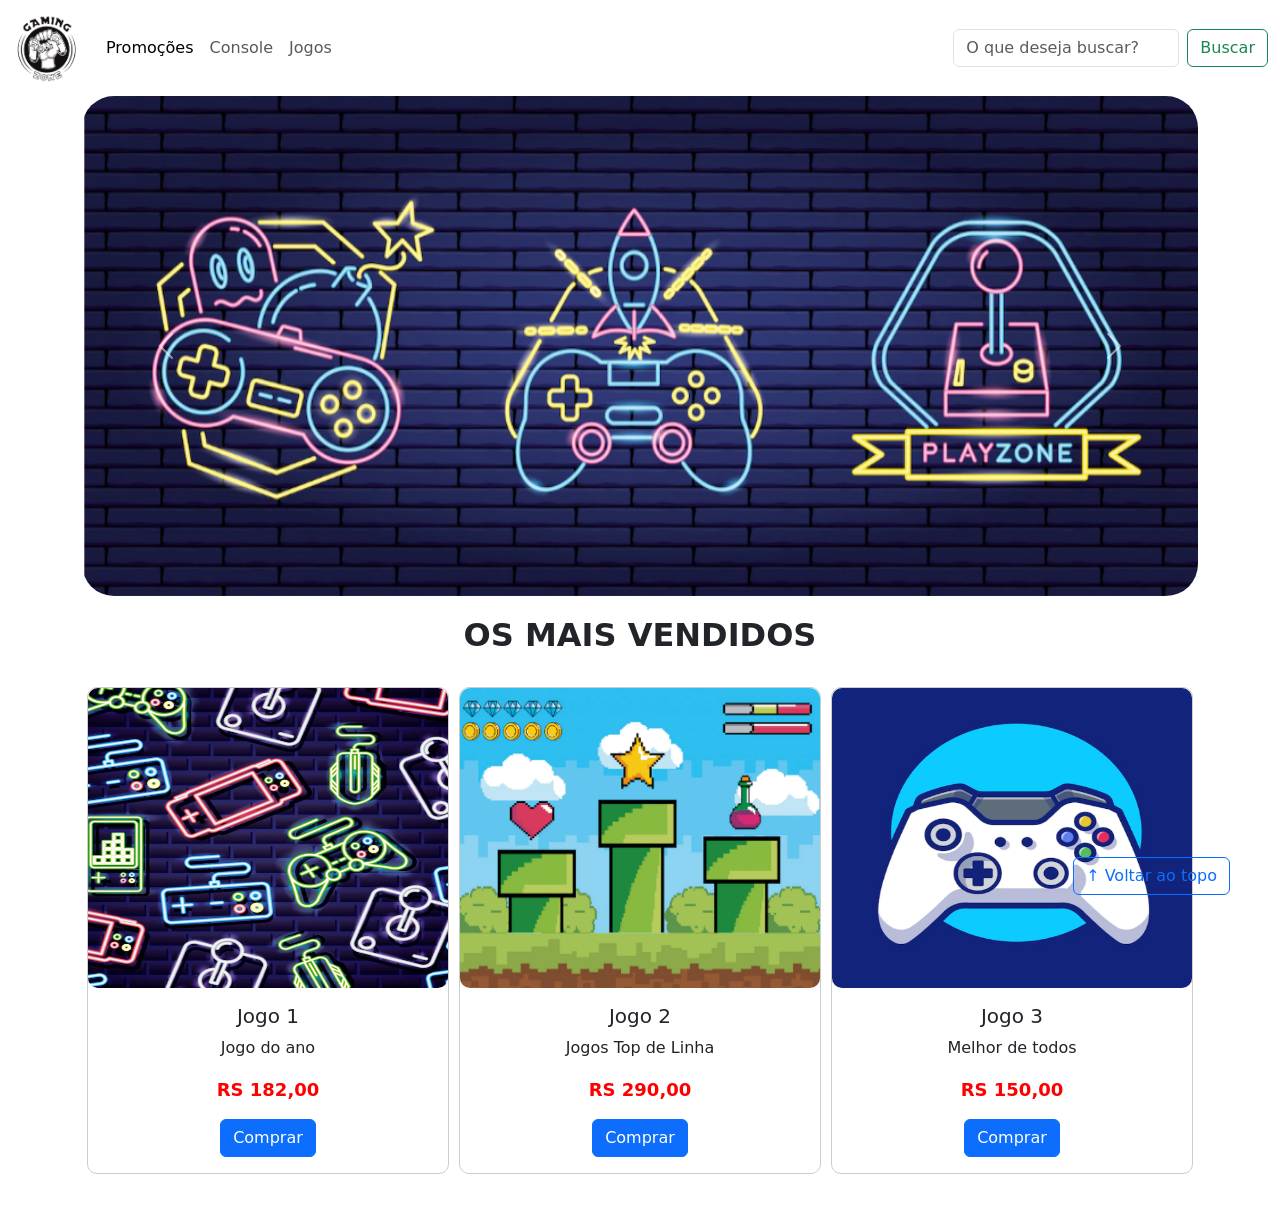
<file: index.html>
<!DOCTYPE html>
<html lang="pt-br">

<head>
  <meta charset="UTF-8">
  <meta http-equiv="X-UA-Compatible" content="IE=edge">
  <meta name="viewport" content="width=device-width, initial-scale=1.0">
  <title>LH Games</title>

  <link href="https://cdn.jsdelivr.net/npm/bootstrap@5.2.2/dist/css/bootstrap.min.css" rel="stylesheet"
    integrity="sha384-Zenh87qX5JnK2Jl0vWa8Ck2rdkQ2Bzep5IDxbcnCeuOxjzrPF/et3URy9Bv1WTRi" crossorigin="anonymous">

  <link rel="stylesheet" href="css/estilo.css">



</head>

<body>
  <header>
    <nav class="navbar navbar-expand-lg">
      <div class="container-fluid">
        <a class="navbar-brand" href="index.html"><img src="img/logo.png"></a>

        <button class="navbar-toggler" type="button" data-bs-toggle="collapse"
        data-bs-target="#navbarSupportedContent" aria-controls="navbarSupportedContent"
        aria-expanded="false" aria-label="Toggle navigation">
          <span class="navbar-toggler-icon"></span>
        </button>

        <div class="collapse navbar-collapse" id="navbarSupportedContent">
          <ul class="navbar-nav me-auto mb-2 mb-lg-0">
          
            <li class="nav-item">
              <a class="nav-link active" aria-current="page" href="#">Promoções</a>
            </li>
            
            <li class="nav-item">
              <a class="nav-link" href="#">Console</a>
            </li>
            
            <li class="nav-item">
              <a class="nav-link" href="#">Jogos</a>
            </li>
          </ul>
          <form class="d-flex" role="search">

          <input class="form-control me-2" type="search" placeholder="O que deseja buscar?"
          aria-label="Search">

          <button class="btn btn-outline-success" type="submit">Buscar</button>
          </form>
        </div>
      </div>
    </nav>
  </header>

  <main>
    <section id="section-banners" class="container">
      <div id="carouselExampleContent" class="carousel slide">
        <div class="carousel-inner rounded-5">
          <div class="carousel-item active">
            <img src="img/banner1.PNG" class="d-block w-100" alt="Venha comprar na nossa Loja">
          </div>
          <div class="carousel-item">
            <img src="img/banner2.PNG" class="d-block w-100" alt="Promoção de produtos">
          </div>
          <div class="carousel-item">
            <img src="img/banner3.PNG" class="d-block w-100" alt="Várias novidades de produtos">
          </div>
        </div>
        <button class="carousel-control-prev" type="button" data-bs-target="#carouselExampleControls"
          data-bs-slide="prev">

          <span class="carousel-control-prev-icon" aria-hidden="true"></span>
          <span class="visually-hidden">Previous</span>
          </button>

          <button class="carousel-control-next" type="button" data-bs-target="#carouselExampleControls"
          data-bs-slide="next">
          <span class="carousel-control-next-icon" aria-hidden="true"></span>
          <span class="visually-hidden">Next</span>
        </button>
      </div>
    </section>

    <section id="section-vendidos" class="container">
      <h2>OS MAIS VENDIDOS</h2>

      <div class="card-group">
        <div class="card">
          <img src="img/jogo1.PNG" class="card-img-top" alt="Jogo do ano">
          <div class="card-body">
            <h5 class="card-title">Jogo 1</h5>
            <p class="card-text">Jogo do ano</p>
            <p class="preco">RS 182,00</p>
            <a class="btn btn-primary" href="" role="button">Comprar</a>
          </div>
        </div>
        <div class="card">
          <img src="img/jogo2.PNG" class="card-img-top" alt="Jogos Top de Linha">
          <div class="card-body">
            <h5 class="card-title">Jogo 2</h5>
            <p class="card-text">Jogos Top de Linha</p>
            <p class="preco">RS 290,00</p>
            <a class="btn btn-primary" href="" role="button">Comprar</a>
          </div>
        </div>
        <div class="card">
          <img src="img/jogo3.PNG" class="card-img-top" alt="Melhor de todos">
          <div class="card-body">
            <h5 class="card-title">Jogo 3</h5>
            <p class="card-text">Melhor de todos</p>
            <p class="preco">RS 150,00</p>
            <a class="btn btn-primary" href="" role="button">Comprar</a>
          </div>
        </div>
      </div>
    </section>
  </main>

  <footer>
    <p></p>
  </footer>

  <button id="voltar-topo" type="button" class="btn btn-outline-primary" onclick="topo()">&uarr; Voltar ao topo</button>

  <script src="js/script.js"></script>
  
  <script src="https://cdn.jsdelivr.net/npm/bootstrap@5.2.2/dist/js/bootstrap.bundle.min.js"
    integrity="sha384-OERcA2EqjJCMA+/3y+gxIOqMEjwtxJY7qPCqsdltbNJuaOe923+mo//f6V8Qbsw3"
    crossorigin="anonymous"></script>

</body>

</html>
</file>
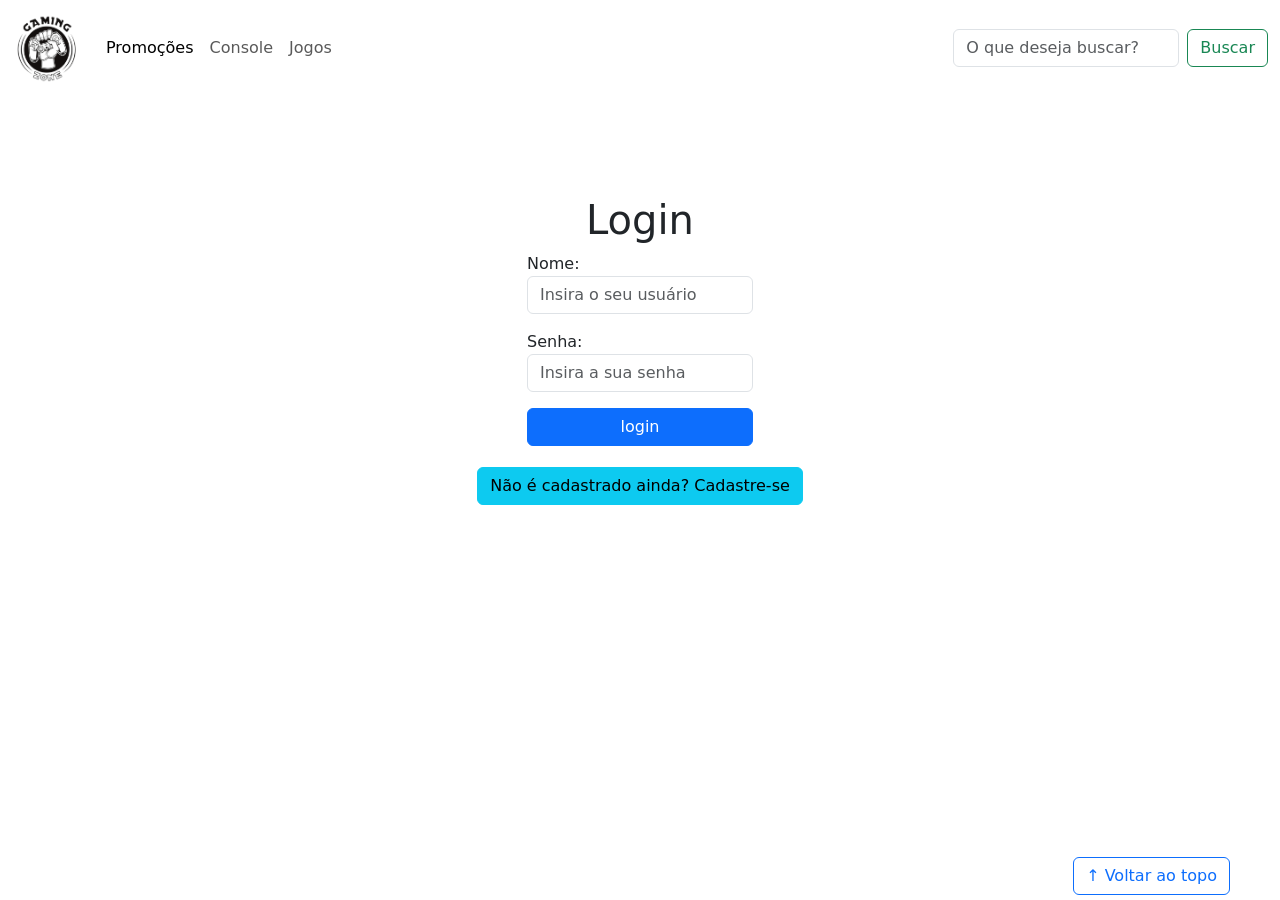
<file: login.html>
<!DOCTYPE html>
<html lang="pt-br">

<head>
    <meta charset="UTF-8">
    <meta http-equiv="X-UA-Compatible" content="IE=edge">
    <meta name="viewport" content="width=device-width, initial-scale=1.0">
    <title>LH Games - login</title>
    <link href="https://cdn.jsdelivr.net/npm/bootstrap@5.2.2/dist/css/bootstrap.min.css" rel="stylesheet"
        integrity="sha384-Zenh87qX5JnK2Jl0vWa8Ck2rdkQ2Bzep5IDxbcnCeuOxjzrPF/et3URy9Bv1WTRi" crossorigin="anonymous">
    <link rel="stylesheet" href="css/estilo.css">
</head>

<body>
    <header>
    <nav class="navbar navbar-expand-lg">
      <div class="container-fluid">
        <a class="navbar-brand" href="index.html"><img src="img/logo.png"></a>

        <button class="navbar-toggler" type="button" data-bs-toggle="collapse"
        data-bs-target="#navbarSupportedContent" aria-controls="navbarSupportedContent"
        aria-expanded="false" aria-label="Toggle navigation">
          <span class="navbar-toggler-icon"></span>
        </button>

        <div class="collapse navbar-collapse" id="navbarSupportedContent">
          <ul class="navbar-nav me-auto mb-2 mb-lg-0">
          
            <li class="nav-item">
              <a class="nav-link active" aria-current="page" href="#">Promoções</a>
            </li>
            
            <li class="nav-item">
              <a class="nav-link" href="#">Console</a>
            </li>
            
            <li class="nav-item">
              <a class="nav-link" href="#">Jogos</a>
            </li>
          </ul>
          <form class="d-flex" role="search">

          <input class="form-control me-2" type="search" placeholder="O que deseja buscar?"
          aria-label="Search">

          <button class="btn btn-outline-success" type="submit">Buscar</button>
          </form>
        </div>
      </div>
    </nav>
    </header>

    <main>
        <section id="section-login">
            <h1>Login</h1>
            <div class="d-flex justify-content-center">
                <form method="post" action="" id="login">
                    <p>
                        <label for="usuario">Nome: </label>
                        <input id="usuario" name="usuario" required="required" type="text"
                            placeholder="Insira o seu usuário" class="form-control" />
                    </p>
                    <p>
                        <label for="senha">Senha: </label>
                        <input id="senha" name="senha" required="required" type="password"
                            placeholder="Insira a sua senha" class="form-control" />
                    </p>
                    <p>
                        <input type="button" value="login" class="btn btn-primary" id="bt-login" onclick="login()"/>
                    </p>
                </form>
            </div>
        </section>

        <section id="section-cadastro">
            <div id="botao-cadastrar">
                <button type="button" class="btn btn-info">Não é cadastrado ainda? Cadastre-se</button>
            </div>

            <div id="form-cadastrar">

                <h1>Criar minha conta</h1>
                <p>Informe os seus dados abaixo para criar sua conta.</p>

                <div class="d-flex justify-content-center">
                    <form method="post" action="" id="login">
                        <p>
                            <label for="usuario">Usuário: </label>
                            <input id="usuario" name="usuario" required="required" type="text"
                                placeholder="ex. nome de usuário" class="form-control" />
                        </p>
                        <p>
                            <label for="email">E-mail: </label>
                            <input id="email" name="email" required="required" type="email"
                                placeholder="seu@email.com.br" class="form-control" />
                        </p>
                        <p>
                            <label for="senha">Senha: </label>
                            <input id="senha" name="senha" required="required" type="password"
                                placeholder="mínimo de 6 caracteres" class="form-control" />
                        </p>
                        <p>
                            <input type="button" value="Cadastrar" class="btn btn-primary" id="bt-cadastrar" onclick="cadastro()" />
                        </p>
                    </form>
                </div>

            </div>
        </section>

    </main>



    <footer>
        <p></p>
    </footer>

    <button id="voltar-topo" type="button" class="btn btn-outline-primary" onclick="topo()">&uarr; Voltar ao topo</button>

    <script src="https://code.jquery.com/jquery-3.7.1.min.js"></script>

    <script src="js/script.js"></script>
    <script src="js/jquery-script.js"></script>

    <script src="https://cdn.jsdelivr.net/npm/bootstrap@5.2.2/dist/js/bootstrap.bundle.min.js"
    integrity="sha384-OERcA2EqjJCMA+/3y+gxIOqMEjwtxJY7qPCqsdltbNJuaOe923+mo//f6V8Qbsw3" crossorigin="anonymous"></script>

</body>

</html>
</file>
<file: css/estilo.css>
/*Cabeçalho*/
header img {
    height: 70px;
    width: 70px;
}


/*Conteudo principal*/


/*Banner*/
#section-banners img {
    height: 500px;
}


/*Produtos vendidos*/
#section-vendidos {
    text-align: center;
}
#section-vendidos h2 {
    font-weight: bold;
    padding: 20px;
}
#section-vendidos img {
    height: 300px;
    border-radius: 10px;
}
#section-vendidos .card {
    margin: 5px;
    border: 1px solid #ccc;
    border-radius: 10px;
}
#section-vendidos .preco {
    color: red;
    font-size: 18px;
    font-weight: bold;
}


/*Rodapé*/
footer {
    position: relative;
    bottom:0;
}

footer p {
    text-align: center;
    font-weight: bold;
    padding: 10px;
}


/*Botão Voltar topo*/
#voltar-topo {
    position: fixed;
    bottom: 5px;
    right: 50px;
}


/*Página de Login*/
#section-login{
    margin-top: 100px;
}
#section-login h1 {
    text-align: center;
}
#section-login input {
    width: 100%;
}



/*Formulário de cadastro*/
#section-cadastro {
    padding: 5px;
    text-align: center;
    background-color: #fff;
}
#form-cadastrar {
    padding: 50px;
    display: none;
}
</file>
